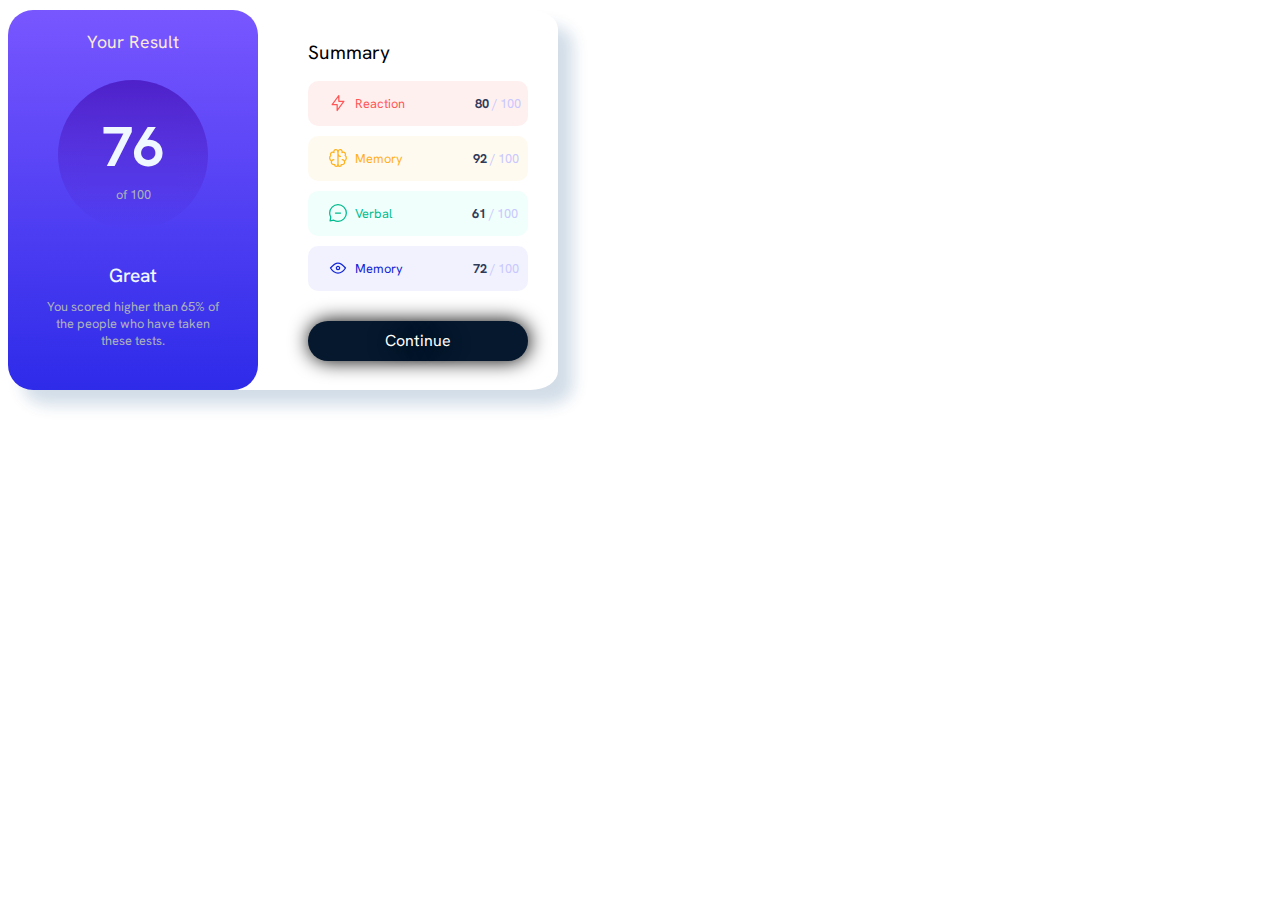
<file: index.html>
<!DOCTYPE html>
<html lang="en">
<head>
    <meta charset="UTF-8">
    <meta name="viewport" content="width=device-width, initial-scale=1.0">
    <title>Document</title>
    <link rel="stylesheet" href="css/styles.css">
    <link rel="preconnect" href="https://fonts.googleapis.com">
<link rel="preconnect" href="https://fonts.gstatic.com" crossorigin>
<link rel="preconnect" href="https://fonts.googleapis.com">
<link rel="preconnect" href="https://fonts.gstatic.com" crossorigin>
<link href="https://fonts.googleapis.com/css2?family=Hanken+Grotesk:wght@100;400;500;900&display=swap" rel="stylesheet">
</head>
<body>
        <div class="bluediv">
            <h3 class="Result"> Your Result </h3>
    
                <p class="Great"> Great</p>
                <p class="last-line">You scored higher than 65% of the people who have taken these tests.</p>
        </div>
        <div><span class="circle">
            <p class="big76">76</p>
            <p class="last-lines">of 100</p>
        </span></div>
        <div class="right-div">
            <h2 class="summary-txt">Summary</h2>
            <div class="Reaction-div">
                <img class="reaction-img" src="assets/images/icon-reaction.svg" alt="react" >
                <h3 class="reaction">Reaction</h3>
                <h3 class="darker"><span class="dark">80</span> <span class="light">/ 100</span></h3>
            </div>
            <div class="Memory-div">
                <img class="Memory-img" src="assets/images/icon-memory.svg" alt="mem">
                <h3 class="Memory">Memory</h3>
                <h3 class="darker"><span class="dark">92</span> <span class="light">/ 100</span></h3>
    
            </div>
            <div class="Verbal-div">
                <img class="Verbal-img" src="assets/images/icon-verbal.svg" alt="verb">
                <h3 class="Verbal">Verbal</h3>
                <h3 class="darker" style="margin-left: 50px;"><span class="dark">61</span> <span class="light">/ 100</span></h3>
    
            </div>
            <div class="Visual-div">
                <img class="Visual-img" src="assets/images/icon-visual.svg" alt="Visu">
                <h3 class="Visual">Memory</h3>
                <h3 class="darker"><span class="dark">72</span> <span class="light">/ 100</span></h3>
    
            </div>
            <div>
                <button class="button">Continue</button>
            </div>
        </div>
        <div class="shadow">
        
        </div>
</body>
</html>
</file>
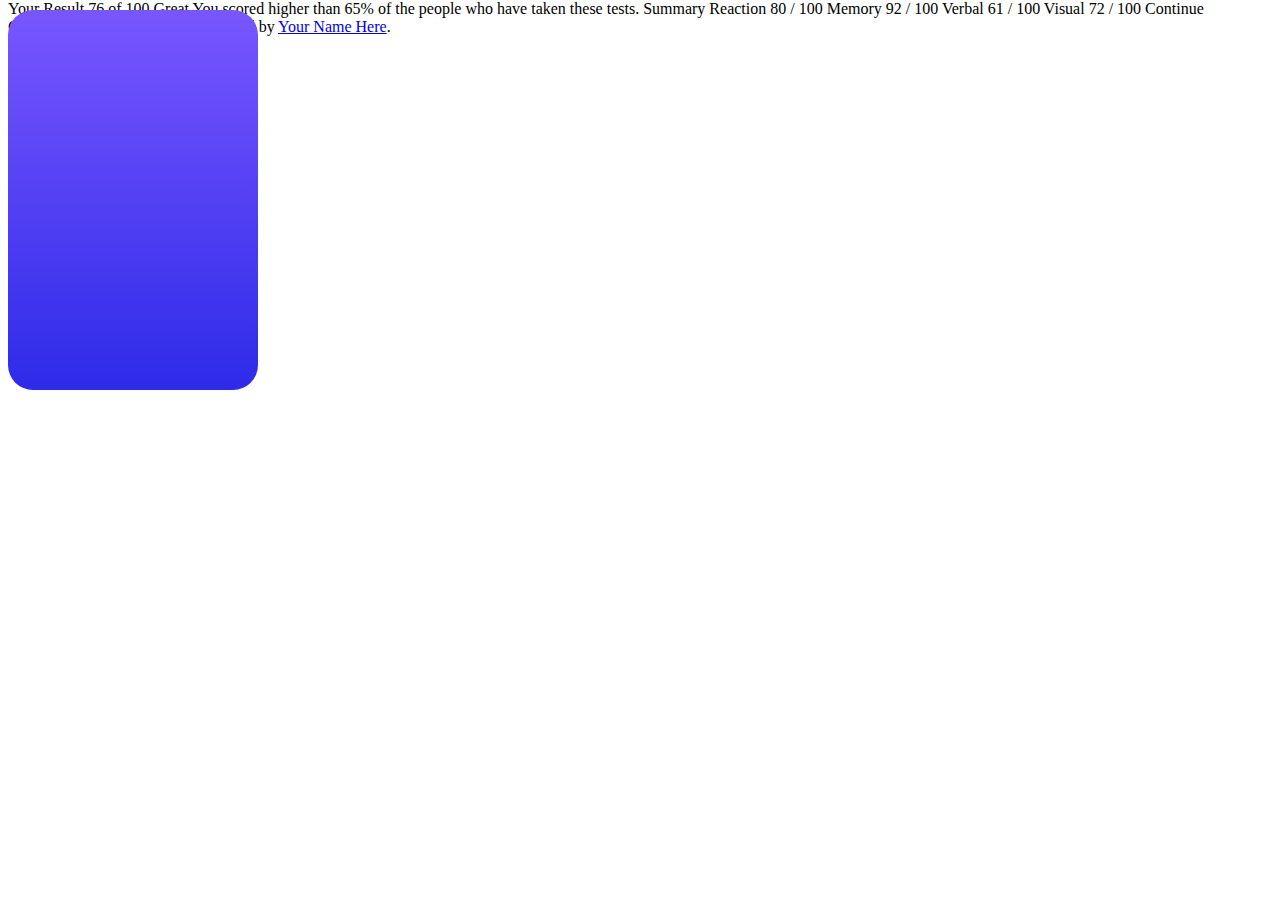
<file: index1.html>
<!DOCTYPE html>
<html lang="en">
<head>
  <meta charset="UTF-8">
  <meta name="viewport" content="width=device-width, initial-scale=1.0"> <!-- displays site properly based on user's device -->

  <link rel="icon" type="image/png" sizes="32x32" href="./assets/images/favicon-32x32.png">
  
  <title>Frontend Mentor | Results summary component</title>
<link rel="stylesheet" href="css/styles.css">
</head>
<body>

  <div class="bluediv">
    


  </div>
  <div></div>

  Your Result
  76
  of 100

  Great
  You scored higher than 65% of the people who have taken these tests.
  
  Summary

  Reaction
  80 / 100

  Memory
  92 / 100

  Verbal
  61 / 100

  Visual
  72 / 100

  Continue
  
  <div class="attribution">
    Challenge by <a href="https://www.frontendmentor.io?ref=challenge" target="_blank">Frontend Mentor</a>. 
    Coded by <a href="#">Your Name Here</a>.
  </div>
</body>
</html>
</file>
<file: css/styles.css>
body{
    margin-top: 0px;


}

.whitediv{
    background-color: red;
    position: absolute;
    margin-left: 300px;
    border-radius: 25px;
    top: 10px;
   
}

.bluediv{
    background-color:  hsl(252, 100%, 67%);
    background-image: linear-gradient(hsl(252, 100%, 67%),hsl(241, 81%, 54%));
    width: 250px;    
    position: absolute;
    top: 10px;
    text-align: center;
    border-radius: 25px;
    height: 380px;
    

}
.last-line{
    font-family: 'Hanken Grotesk', sans-serif;
    font-size: 0.8rem;
    font-weight: 400;
    color: rgb(175, 180, 185);
    width: 70%;
    margin: auto;
    margin-bottom: 40px;
    margin-top: 10px;
    
}
.last-lines{
    font-family: 'Hanken Grotesk', sans-serif;
    font-size: 0.8rem;
    font-weight: 400;
    color: rgb(175, 180, 185);
    margin-top: 0px;

    
}
.Great{
    font-weight: 500;
    color: aliceblue;
    font-family: 'Hanken Grotesk', sans-serif;
    font-size: 1.2rem;
    margin-bottom: 5px;
    margin-top: 50px;
    margin-bottom: 0px;
    margin-top: 210px;
}

h3{
    color: antiquewhite;
    font-family: 'Hanken Grotesk', sans-serif;
    font-weight: 400;
    font-size: 0.8rem;
    margin-top: 20px;

    
}

.Memory{
    margin-left: 200px;
    color: hsl(39, 100%, 56%)
}
.Verbal{
    margin-left: 200px;
    color: hsl(166, 100%, 37%);
}
.Visual{
    margin-left: 200px;
    color: hsl(234, 85%, 45%);
}
.Reaction-div{
    padding-left: 20px;
    margin-top: 10px;
    margin-left: 300px;
    background-color: hsla(0, 100%, 90%,0.3);
    width: 200px;
    border-radius: 10px;
    height: 45px;
    display: flex;
    align-items: center;

}
.reaction-img{
    position: relative;

}
.reaction{
    margin: 30px;
    margin-left: 20px;
    color: hsl(0, 100%, 67%);
    margin-left: 7px;
}
.Memory-div{
    padding-left: 20px;
    margin-top: 10px;
    margin-left: 300px;
    background-color: hsl(39, 100%, 90%,0.3);
    width: 200px;
    border-radius: 10px;
    height: 45px;
    display: flex;
    align-items: center;

}
.Memory-img{
    position: relative;

}
.Memory{
    margin: 30px;
    margin-left: 20px;
    color: hsl(39, 100%, 56%);
    margin-left: 7px;
}

.Verbal-div{
    padding-left: 20px;
    margin-top: 10px;
    margin-left: 300px;
    background-color: hsl(166, 100%, 90%,0.3);
    width: 200px;
    border-radius: 10px;
    height: 45px;
    display: flex;
    align-items: center;

}
.Verbal-img{
    position: relative;

}
.Verbal{
    margin: 30px;
    margin-left: 20px;
    color: hsl(166, 100%, 37%);
    margin-left: 7px;
}

.Visual-div{
    padding-left: 20px;
    margin-top: 10px;
    margin-left: 300px;
    background-color: hsl(234, 85%, 90%,0.3);
    width: 200px;
    border-radius: 10px;
    height: 45px;
    display: flex;
    align-items: center;

}
.Visual-img{
    position: relative;

}
.Visual{
    margin: 30px;
    margin-left: 20px;
    color: hsl(234, 85%, 45%);
    margin-left: 7px;
}
.summary-txt{

    margin-left: 300px;
    font-family: 'Hanken Grotesk', sans-serif;
    font-weight: 400;
    font-size: 1.2rem;
}
.right-div{
    position: absolute;
}
.round-div{
    position: absolute;
    width: 90px;
    border-radius: 100px;
    font-family: 'Hanken Grotesk', sans-serif;
    font-weight: 100;
    font-size: 3rem;
    font-weight: 700;
    margin-bottom: 3px;
}
.circle{
    width: 150px;
    height: 150px;
    border-radius: 50%;
    position: absolute;
    margin-left: 20px;
    text-align: center;
    background-image: linear-gradient(hsla(256, 72%, 46%, 1),hsla(241, 72%, 46%, 0));
    margin-left: 50px;
    top: 80px;
}
.big76{
    font-family: 'Hanken Grotesk', sans-serif;
    font-weight: 100;
    color: aliceblue;
    font-size: 3.5rem;
    font-weight: 700;
    margin-bottom: 3px;
    margin-top: 30px;
}
h2{
    margin-top: 30px;
}
.continue{
    padding-left: 20px;
    margin-top: 10px;
    margin-left: 300px;
    background-color: hsl(39, 100%, 56%,0.3);
    width: 200px;
    border-radius: 10px;
    height: 45px;
    display: flex;
    align-items: center;

}
.button {
    -webkit-border-radius: 35px;
    position: relative;
    top: 30px;
    margin-left: 300px;
    -moz-border-radius: 35px;
    border-radius: 35px;
    height: 15px;
    line-height: 13px;
    color: #FFFFFF;
    font-family: 'Hanken Grotesk', sans-serif;
    width: 220px;
    font-size: 1rem;
    font-weight: 300px;
    padding: 20px;
    background-color: #05182E;
    -webkit-box-shadow: 1px 0 20px 0 #000000;
    -moz-box-shadow: 1px 0 20px 0 #000000;
    box-shadow: 1px 0 20px 0 #000000;
    text-shadow: 1px 1px 20px #000000;
    border: solid #337FED 0;
    text-decoration: none;
    display: inline-block;
    cursor: pointer;
    text-align: center;
    display: flex;
    align-items: center;
    justify-content: center;
 }
 
 .button:hover {
    border: solid #337FED 1px;
    background: #1E62D0;
    background-image: -webkit-linear-gradient(top, #1E62D0, #3D94F6);
    background-image: -moz-linear-gradient(top, #1E62D0, #3D94F6);
    background-image: -ms-linear-gradient(top, #1E62D0, #3D94F6);
    background-image: -o-linear-gradient(top, #1E62D0, #3D94F6);
    background-image: -webkit-gradient(to bottom, #1E62D0, #3D94F6);
    -webkit-border-radius: 20px;
    -moz-border-radius: 20px;
    border-radius: 20px;
    text-decoration: none;
 }
.dark{
    color: hsl(224, 30%, 27%);
    font-weight: bold;
    

}
.darker{
    margin-top: auto;
    margin-bottom: auto;
    margin-left: 40px;
}
.light{
    color: hsl(241, 100%, 89%);
    
}
.shadow{
    height: 380px;
    width: 550px;
    background-color:hsl(0, 0%, 100%);
    margin-top: 10px;
    border-radius: 5%;
    text-shadow: 2px 2px red;
    box-shadow: 15px 15px 15px #0f4a8730;
}
.Result{
    color: antiquewhite;
    font-family: 'Hanken Grotesk', sans-serif;
    font-weight: 400;
    font-size: 1.1rem;
    margin-top: 20px;
}
</file>
